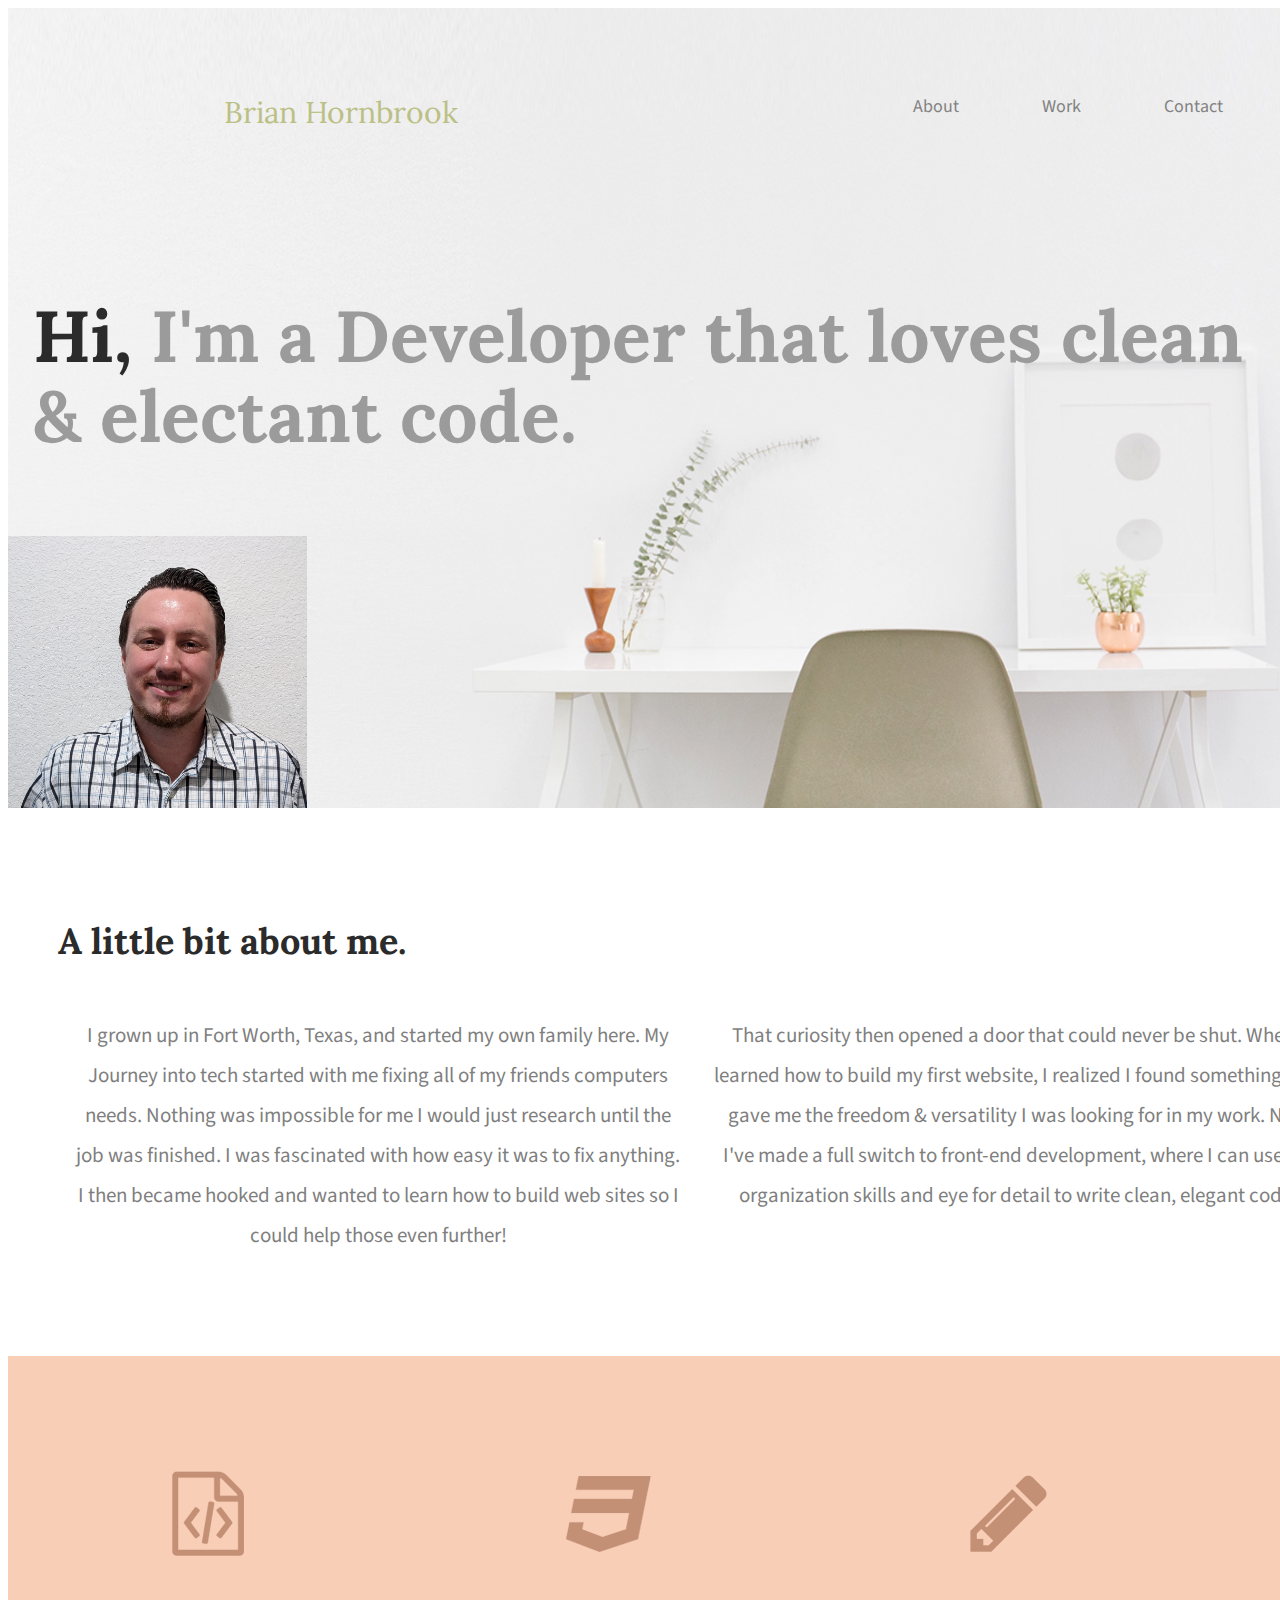
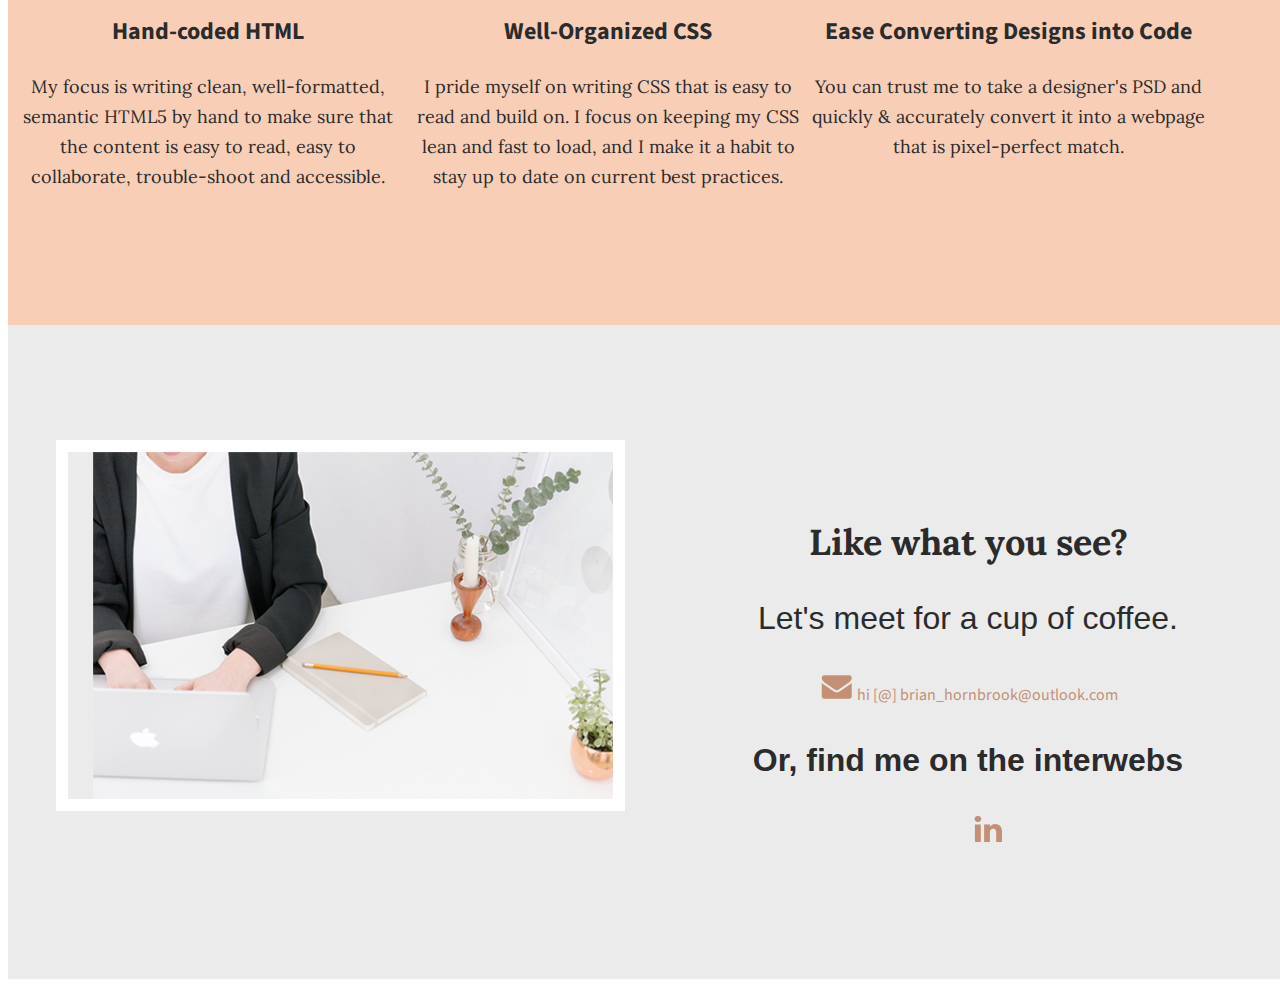
<file: index.html>
<!DOCTYPE html>
<html lang="en">

<head>
    <meta charset="UTF-8">
    <title>Brian Hornbrook | Portfolio</title>

    <!-- css -->
    <link rel="stylesheet" href="css/main.css">

    <!-- fonts -->
    <link href='https://fonts.googleapis.com/css?family=Source+Sans+Pro:400,700' rel='stylesheet' type='text/css'>
    <link href="https://fonts.googleapis.com/css?family=Lora:400,700" rel="stylesheet" type="text/css">
</head>

<body>
    <header>
        <div class="full-width">
            <div class="half-width">
                <h1>Brian Hornbrook</h1>
            </div>
            <div class="half-width">
                <nav>
                    <ul>
                        <li><a href="#about">About</a></li>
                        <li><a href="work/index.html">Work</a></li>
                        <li><a href="#contact">Contact</a></li>
                    </ul>
                </nav>
            </div>
        </div>
        <h2><span>Hi,</span> I'm a Developer that loves clean &amp; electant code.</h2>
        <img src="img/resume_pic.jpg" alt="resume">
    </header>
    <main>
        <section id="about">
            <div class="full-width">
                <h2>A little bit about me.</h2>
                <div class="half-width">
                    <p>I grown up in Fort Worth, Texas, and started my own family here. My Journey into tech started
                        with
                        me fixing all of my friends computers needs. Nothing was impossible for me I would just research
                        until
                        the job was finished. I was fascinated with how easy it was to fix anything. I then became
                        hooked and
                        wanted to learn how to build web sites so I could help those even further!</p>
                </div>
                <div class="half-width">
                    <p>That curiosity then opened a door that could never be shut. When I learned how to build my first
                        website, I realized I found something that gave me the freedom & versatility I was looking for
                        in my work. Now I've made a full switch to front-end development, where I can use my
                        organization skills and eye for detail to write clean, elegant code.</p>
                </div>
            </div>
        </section>
        <section id="work">
            <div class="full-width">
                <div class="third-width">
                    <img src="img/html-icon.png" alt="HTML icon">
                    <h3>Hand-coded HTML</h3>
                    <p>My focus is writing clean, well-formatted, semantic HTML5 by hand to make sure that the content
                        is easy to read, easy to collaborate, trouble-shoot and accessible.</p>
                </div>
                <div class="third-width">
                    <img src="img/css-icon.png" alt="CSS icon">
                    <h3>Well-Organized CSS</h3>
                    <p>I pride myself on writing CSS that is easy to read and build on. I focus on keeping my CSS lean
                        and fast to load, and I make it a habit to stay up to date on current best practices.</p>
                </div>
                <div class="third-width">
                    <img src="img/pencil-icon.png" alt="pencil icon">
                    <h3>Ease Converting Designs into Code</h3>
                    <p>You can trust me to take a designer's PSD and quickly & accurately convert it into a webpage that
                        is pixel-perfect match.</p>
                </div>
            </div>
        </section>
        <footer id="contact">
            <div class="full-width">
                <div class="half-width">
                    <img id="image" src="img/contact-image.png" alt="contact image">
                </div>
                <div id="contact-info" class="half-width">
                    <h2>Like what you see?</h2>
                    <h3>Let's meet for a cup of coffee.</h3>
                    <a href="mailto:brian_hornbrook@outlook.com">
                        <img src="img/envelope.png" alt="envelope icon">
                        <span>hi [@] brian_hornbrook@outlook.com</span>
                    </a>
                    <h3 id="social-media-title">Or, find me on the interwebs</h3>
                    <ul>
                        <li><a href="https://www.linkedin.com/in/brian-hornbrook-8a0b0047/" target="_BLANK">
                                <img src="img/linkedin.png" alt="linkedin icon">
                            </a>
                        </li>
                    </ul>
                </div>
            </div>
        </footer>
    </main>
</body>

</html>
</file>
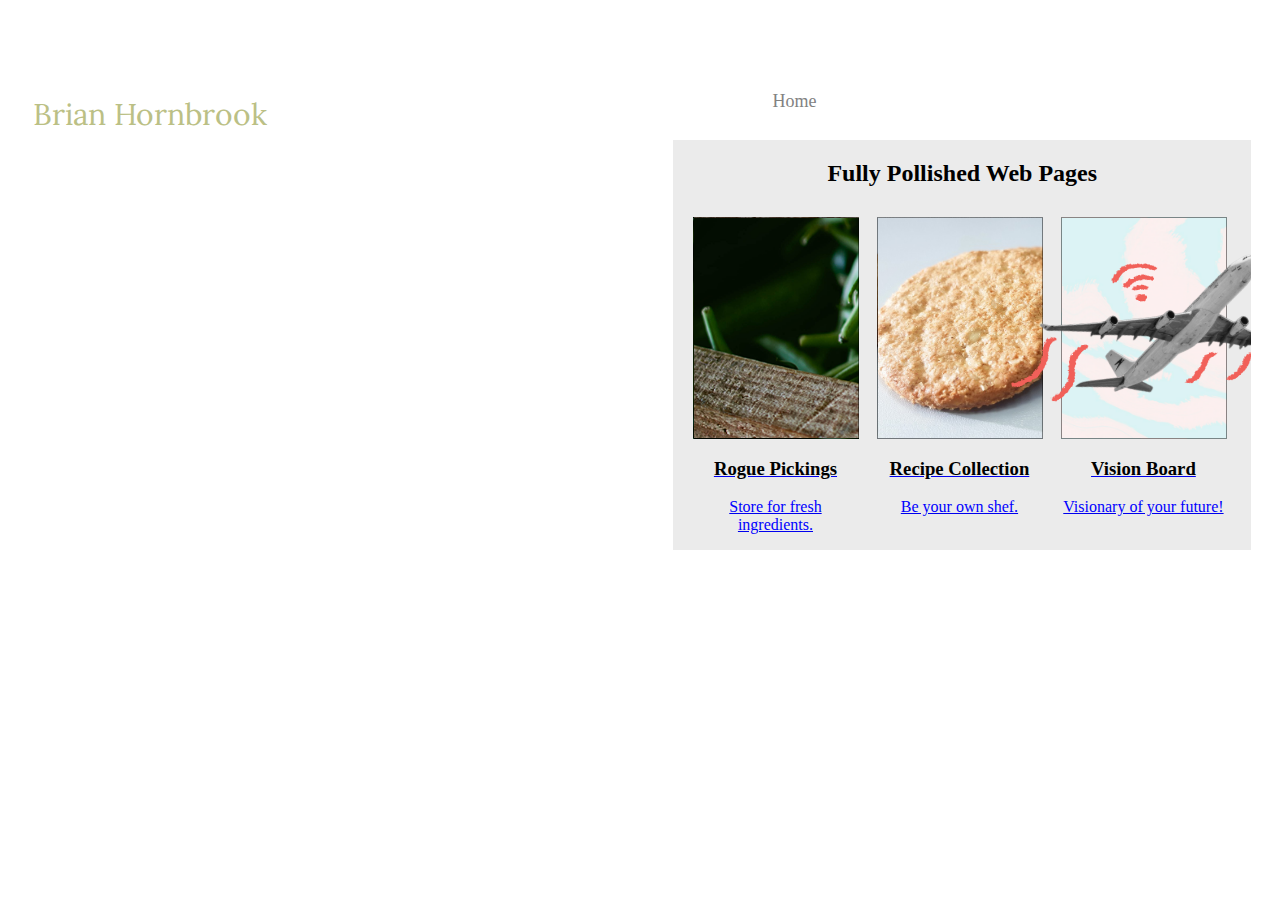
<file: work/index.html>
<!DOCTYPE html>
<html lang="en">

<head>
    <meta charset="UTF-8">
    <meta http-equiv="X-UA-Compatible" content="IE=edge">
    <meta name="viewport" content="width=device-width, initial-scale=1.0">
    <title>Brian Hornbrook | Portfolio</title>


    <!-- fonts -->
    <link href='https://fonts.googleapis.com/css?family=Source+Sans+Pro:400,700' rel='stylesheet' type='text/css'>
    <link href="https://fonts.googleapis.com/css?family=Lora:400,700" rel="stylesheet" type="text/css">

    <!-- boostrap -->
    <link rel="stylesheet" href="https://cdn.jsdelivr.net/npm/bootstrap@4.5.3/dist/css/bootstrap.min.css"
        integrity="sha384-TX8t27EcRE3e/ihU7zmQxVncDAy5uIKz4rEkgIXeMed4M0jlfIDPvg6uqKI2xXr2" crossorigin="anonymous">

    <!-- css -->
    <link rel="stylesheet" href="../css/work.css">
</head>

<body>
    <header>
        <div class="full-width">
            <div class="half-width">
                <h1>Brian Hornbrook</h1>
            </div>
            <div id="tab" class="half-width">
                <nav>
                    <ul>
                        <li><a href="../index.html">Home</a></li>
                    </ul>
                </nav>
            </div>
        </div>
    </header>
    <main>
        <section id="work">
            <!-- title -->
            <h2>Fully Pollished Web Pages</h2>

            <!-- rogue pickings -->
            <div class="third-width">
                <a href="roguepickings/index.html">
                    <div class="images" style="background-image: url(../img/roguepickings/hero_image.png);">
                    </div>
                    <h3>Rogue Pickings</h3>
                    <p>Store for fresh ingredients.</p>
                </a>
            </div>


            <!-- recipe collection -->
            <div class="third-width">
                <a href="recipecollection/index.html">
                    <div class="images"
                        style="background-image: url(../img/recipecollection/gluten-free-sugar-cookies.jpg);">
                    </div>
                    <h3>Recipe Collection</h3>
                    <p>Be your own shef.</p>
                </a>
            </div>


            <!-- vision board -->
            <div class="third-width">
                <a href="visionboard/index.html">
                    <div class="images" style="background-image: url(../img/visionboard/background.png);">
                        <img src="../img/visionboard/plane.png" alt="plane">
                    </div>
                    <h3>Vision Board</h3>
                    <p>Visionary of your future!</p>
                </a>
            </div>
        </section>
    </main>
</body>

</html>
</file>
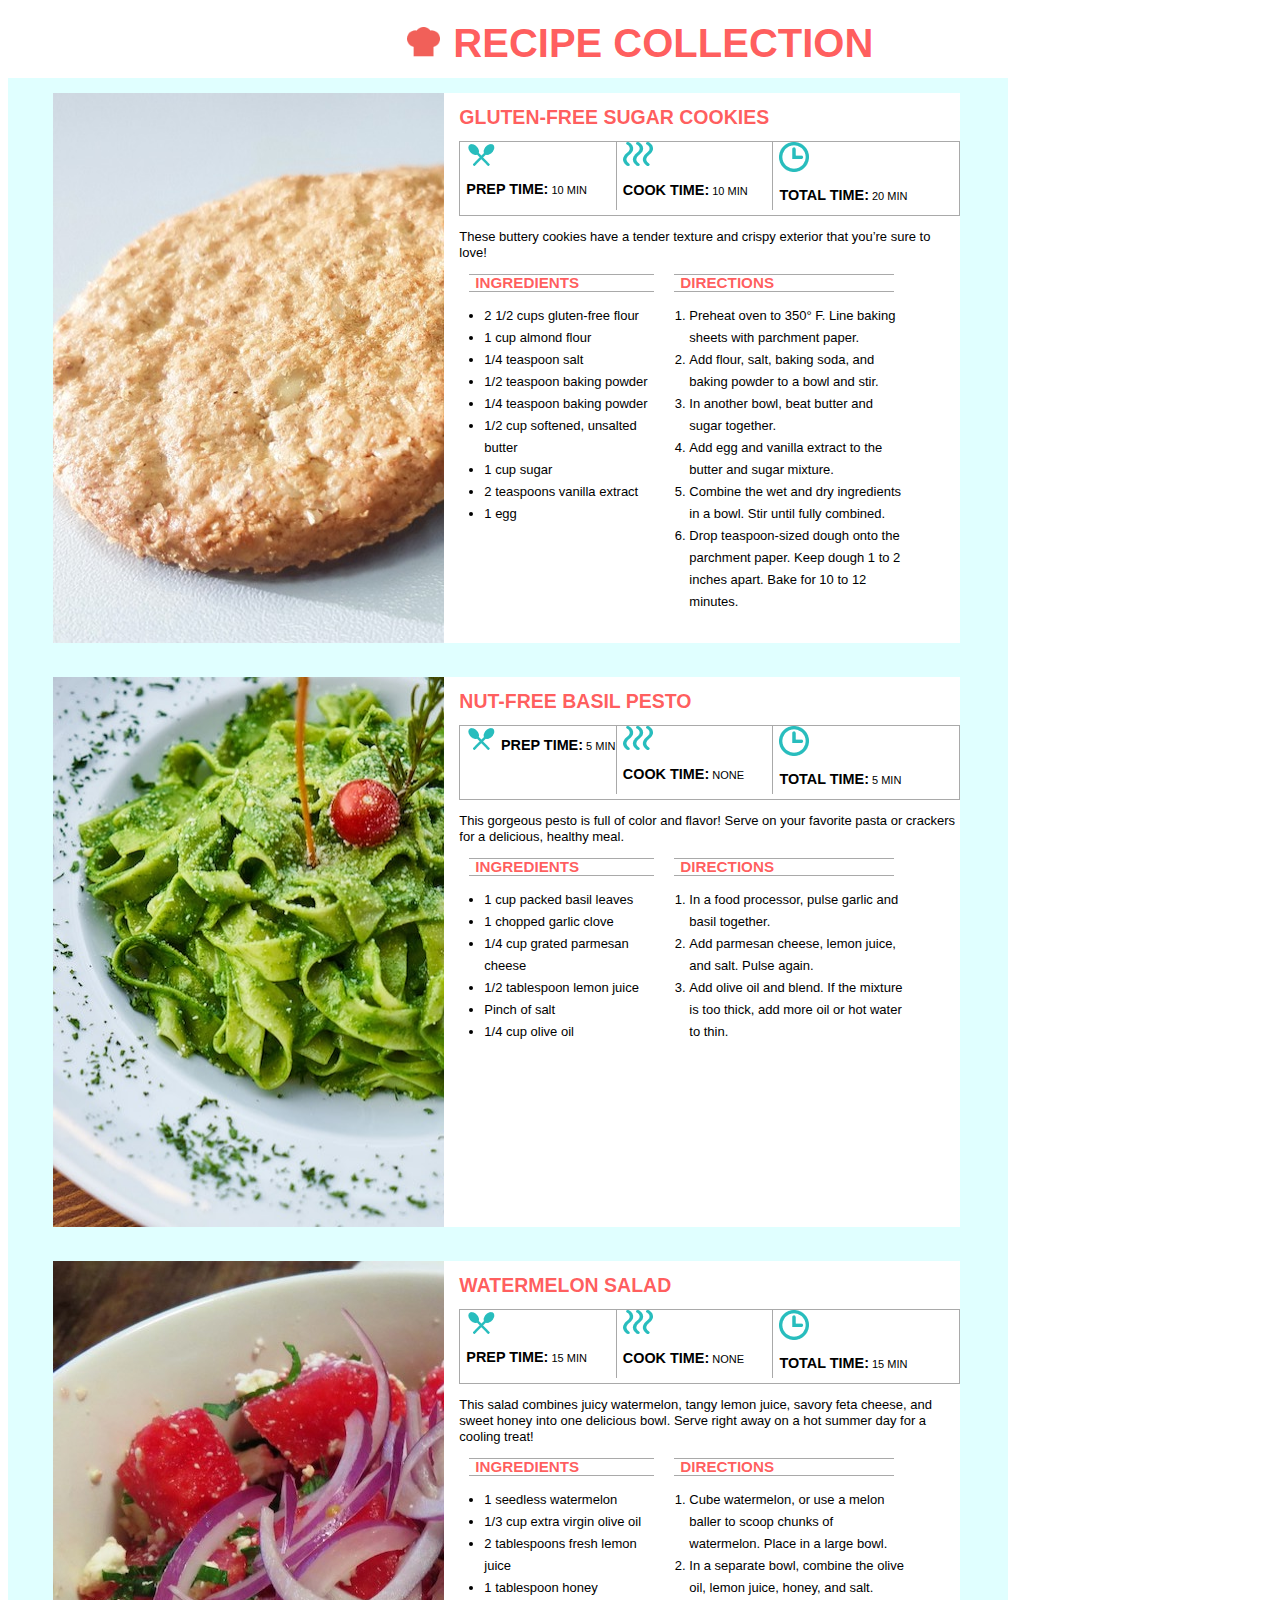
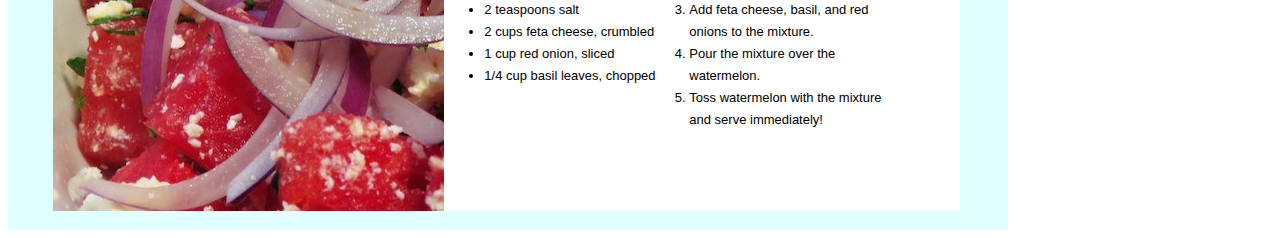
<file: work/recipecollection/index.html>
<!doctype html>
<html lang="en">

<head>
    <meta charset="utf-8">
    <title>Brian Hornbrook | Portfolio</title>
    <link href="https://fonts.googleapis.com/css?family=Montserrat:700%7COpen+Sans&display=swap" rel="stylesheet"
        type="text/css">

    <!-- css -->
    <!-- <link type="text/css" rel="stylesheet" href="../../css/roguepickings.css"> -->
    <link type="text/css" rel="stylesheet" href="../../css/recipecollection.css">
</head>

<body>
    <header>
        <img src="../../img/recipecollection/chef-hat.png" alt="chef hat">
        <h1 class="header-area">Recipe Collection</h1>
    </header>
    <main>

        <!-- cookies -->
        <article id="cookies" class="card">
            <div class="image">
                <img src="../../img/recipecollection/gluten-free-sugar-cookies.jpg" alt="gluten free sugar cookies">
            </div>
            <div class="recipe">
                <h2>Gluten-Free Sugar Cookies</h2>
                <div class="time">
                    <div class="prep">
                        <img class="spoons" alt="prep time">
                        <p class="time-details"><strong>Prep Time:</strong> 10 Min</p>
                    </div>
                    <div class="cook">
                        <img class="steam" alt="cook time">
                        <p class="time-details"><strong>Cook Time:</strong> 10 Min</p>
                    </div>
                    <div class="total">
                        <img class="clock" alt="total time">
                        <p class="time-details"><strong>Total Time:</strong> 20 Min</p>
                    </div>
                </div>
                <p class="description">These buttery cookies have a tender texture and crispy exterior that you’re
                    sure to love!</p>
                <div class="columns">
                    <section class="ingredients instructions">
                        <h3>Ingredients</h3>
                        <ul>
                            <li>2 1/2 cups gluten-free flour</li>
                            <li>1 cup almond flour</li>
                            <li>1/4 teaspoon salt</li>
                            <li>1/2 teaspoon baking powder</li>
                            <li>1/4 teaspoon baking powder</li>
                            <li>1/2 cup softened, unsalted butter</li>
                            <li>1 cup sugar</li>
                            <li>2 teaspoons vanilla extract</li>
                            <li>1 egg</li>
                        </ul>
                    </section>
                    <section class="directions instructions">
                        <h3>Directions</h3>
                        <ol>
                            <li>Preheat oven to 350&deg; F. Line baking sheets with parchment paper.</li>
                            <li>Add flour, salt, baking soda, and baking powder to a bowl and stir.</li>
                            <li>In another bowl, beat butter and sugar together.</li>
                            <li>Add egg and vanilla extract to the butter and sugar mixture.</li>
                            <li>Combine the wet and dry ingredients in a bowl. Stir until fully combined.</li>
                            <li>Drop teaspoon-sized dough onto the parchment paper. Keep dough 1 to 2 inches apart.
                                Bake for 10 to 12 minutes.</li>
                        </ol>
                    </section>
                </div>
            </div>
        </article>


        <!-- pesto -->
        <article id="pesto" class="card">
            <div class="image">
                <img src="../../img/recipecollection/nut-free-pesto.jpg" alt="nut free pesto">
            </div>
            <div class="recipe">
                <h2>Nut-Free Basil Pesto</h2>
                <div class="time">
                    <div class="prep">
                        <img class="spoons" alt="prep time">
                        <p class="time-details"><strong>Prep Time:</strong> 5 Min</p>
                    </div>
                    <div class="cook">
                        <img class="steam" alt="cook time">
                        <p class="time-details"><strong>Cook Time:</strong> None</p>
                    </div>
                    <div class="total">
                        <img class="clock" alt="total time">
                        <p class="time-details"><strong>Total Time:</strong> 5 Min</p>
                    </div>
                </div>
                <p class="description">This gorgeous pesto is full of color and flavor! Serve on your favorite pasta
                    or crackers for a delicious, healthy meal.</p>
                <div class="columns">
                    <section class="ingredients">
                        <h3>Ingredients</h3>
                        <ul>
                            <li>1 cup packed basil leaves</li>
                            <li>1 chopped garlic clove</li>
                            <li>1/4 cup grated parmesan cheese</li>
                            <li>1/2 tablespoon lemon juice</li>
                            <li>Pinch of salt</li>
                            <li>1/4 cup olive oil</li>
                        </ul>
                    </section>
                    <section class="directions">
                        <h3>Directions</h3>
                        <ol>
                            <li>In a food processor, pulse garlic and basil together.</li>
                            <li>Add parmesan cheese, lemon juice, and salt. Pulse again.</li>
                            <li>Add olive oil and blend. If the mixture is too thick, add more oil or hot water to
                                thin.</li>
                        </ol>
                    </section>
                </div>
            </div>
        </article>


        <!-- salad -->
        <article id="salad" class="card">
            <div class="image">
                <img src="../../img/recipecollection/watermelon-salad.jpg" alt="watermelon salad">
            </div>
            <div class="recipe">
                <h2>Watermelon Salad</h2>
                <div class="time">
                    <div class="prep">
                        <img class="spoons" alt="prep time">
                        <p class="time-details"><strong>Prep Time:</strong> 15 Min</p>
                    </div>
                    <div class="cook">
                        <img class="steam" alt="cook time">
                        <p class="time-details"><strong>Cook Time:</strong> None</p>
                    </div>
                    <div class="total">
                        <img class="clock" alt="total time">
                        <p class="time-details"><strong>Total Time:</strong> 15 Min</p>
                    </div>
                </div>
                <p class="description">This salad combines juicy watermelon, tangy lemon juice, savory feta cheese,
                    and sweet honey into one delicious bowl. Serve right away on a hot summer day for a cooling
                    treat!</p>
                <div class="columns">
                    <section class="ingredients">
                        <h3>Ingredients</h3>
                        <ul>
                            <li>1 seedless watermelon</li>
                            <li>1/3 cup extra virgin olive oil</li>
                            <li>2 tablespoons fresh lemon juice</li>
                            <li>1 tablespoon honey</li>
                            <li>2 teaspoons salt</li>
                            <li>2 cups feta cheese, crumbled</li>
                            <li>1 cup red onion, sliced</li>
                            <li>1/4 cup basil leaves, chopped</li>
                        </ul>
                    </section>
                    <section class="directions">
                        <h3>Directions</h3>
                        <ol>
                            <li>Cube watermelon, or use a melon baller to scoop chunks of watermelon. Place in a
                                large bowl.</li>
                            <li>In a separate bowl, combine the olive oil, lemon juice, honey, and salt.</li>
                            <li>Add feta cheese, basil, and red onions to the mixture.</li>
                            <li>Pour the mixture over the watermelon.</li>
                            <li>Toss watermelon with the mixture and serve immediately!</li>
                        </ol>
                    </section>
                </div>
            </div>
        </article>
    </main>
</body>

</html>
</file>
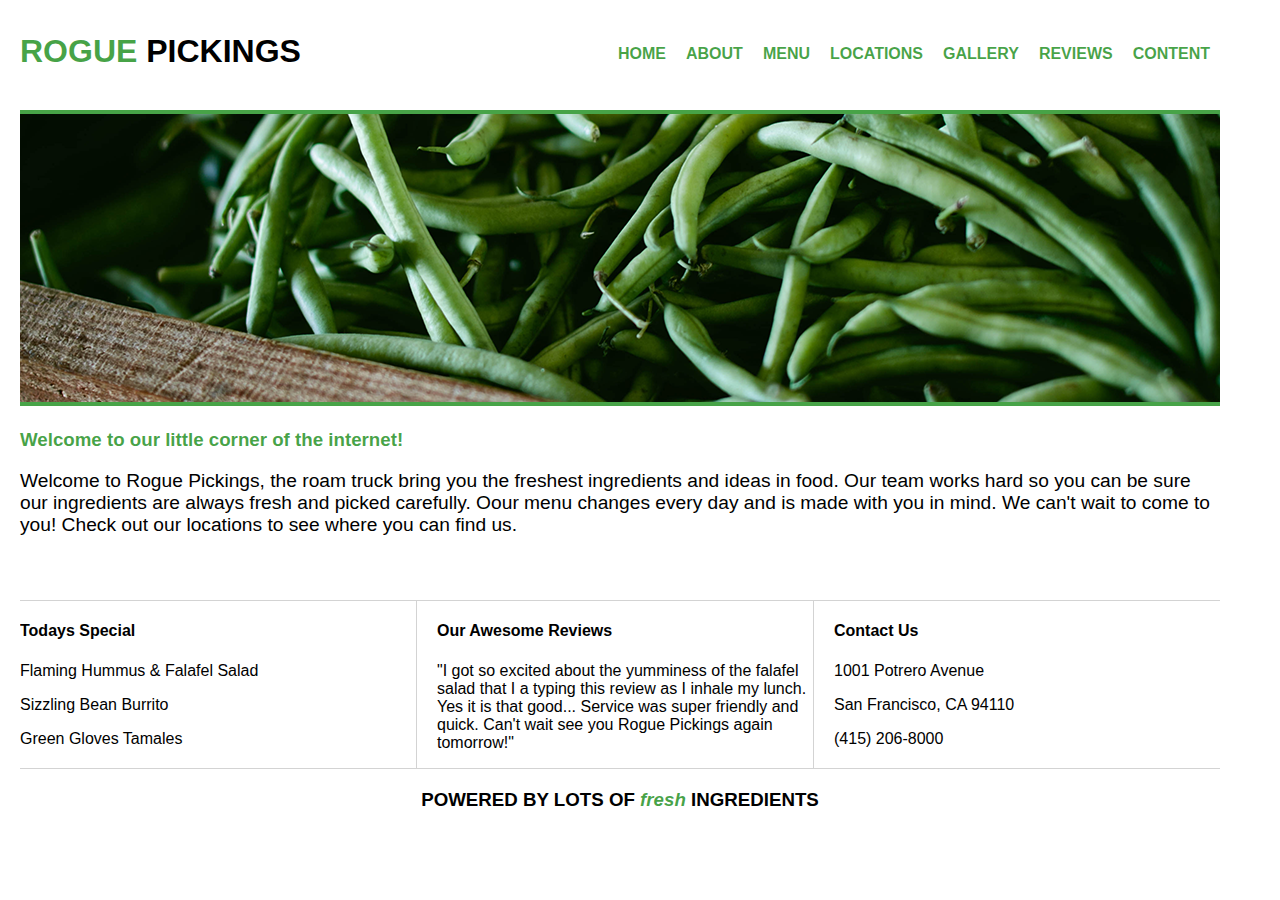
<file: work/roguepickings/index.html>
<!doctype html>
<html lang="en">

<head>
    <title>Brian Hornbrook | Portfolio</title>
    <link type="text/css" rel="stylesheet" href="../../css/roguepickings.css">
</head>

<body>
    <header>
        <div full-width>
            <div id="name">
                <h1 class="title"><span class="color">Rogue</span> Pickings</h1>
            </div>
            <div id="tabs" class=" title color">
                <a href="">Content</a>
                <a href="">Reviews</a>
                <a href="">Gallery</a>
                <a href="">Locations</a>
                <a href="">Menu</a>
                <a href="">About</a>
                <a href="../../index.html">Home</a>
            </div>
        </div>

    </header>
    <main>
        <section id="about">
            <img src="../../img/roguepickings/hero_image.png" alt="hero image">
            <h3>Welcome to our little corner of the internet!</h3>
            <p>Welcome to Rogue Pickings, the roam truck bring you the freshest ingredients and
                ideas in food. Our team works hard so you can be sure our ingredients are always
                fresh and picked carefully. Oour menu changes every day and is made with you in
                mind. We can't wait to come to you! Check out our locations to see where you can
                find us.
            </p>
        </section>
        <section id="content">
            <div class="third-width">
                <h4>Todays Special</h4>
                <p>Flaming Hummus & Falafel Salad</p>
                <p>Sizzling Bean Burrito</p>
                <p>Green Gloves Tamales</p>
            </div>
            <div id="content-middle" class="third-width">
                <div class="spacing">
                    <h4>Our Awesome Reviews</h4>
                    <p>"I got so excited about the yumminess of the falafel salad that I a typing
                        this review as I inhale my lunch. Yes it is that good... Service was super
                        friendly and quick. Can't wait see you Rogue Pickings again tomorrow!"</p>
                </div>
            </div>
            <div class="third-width">
                <div class="spacing">
                    <h4>Contact Us</h4>
                    <p>1001 Potrero Avenue</p>
                    <p>San Francisco, CA 94110</p>
                    <p>(415) 206-8000</p>
                </div>

            </div>
        </section>
        <footer>
            <h3>powered by lots of <span>fresh</span> ingredients</h3>
        </footer>
    </main>

</body>

</html>
</file>
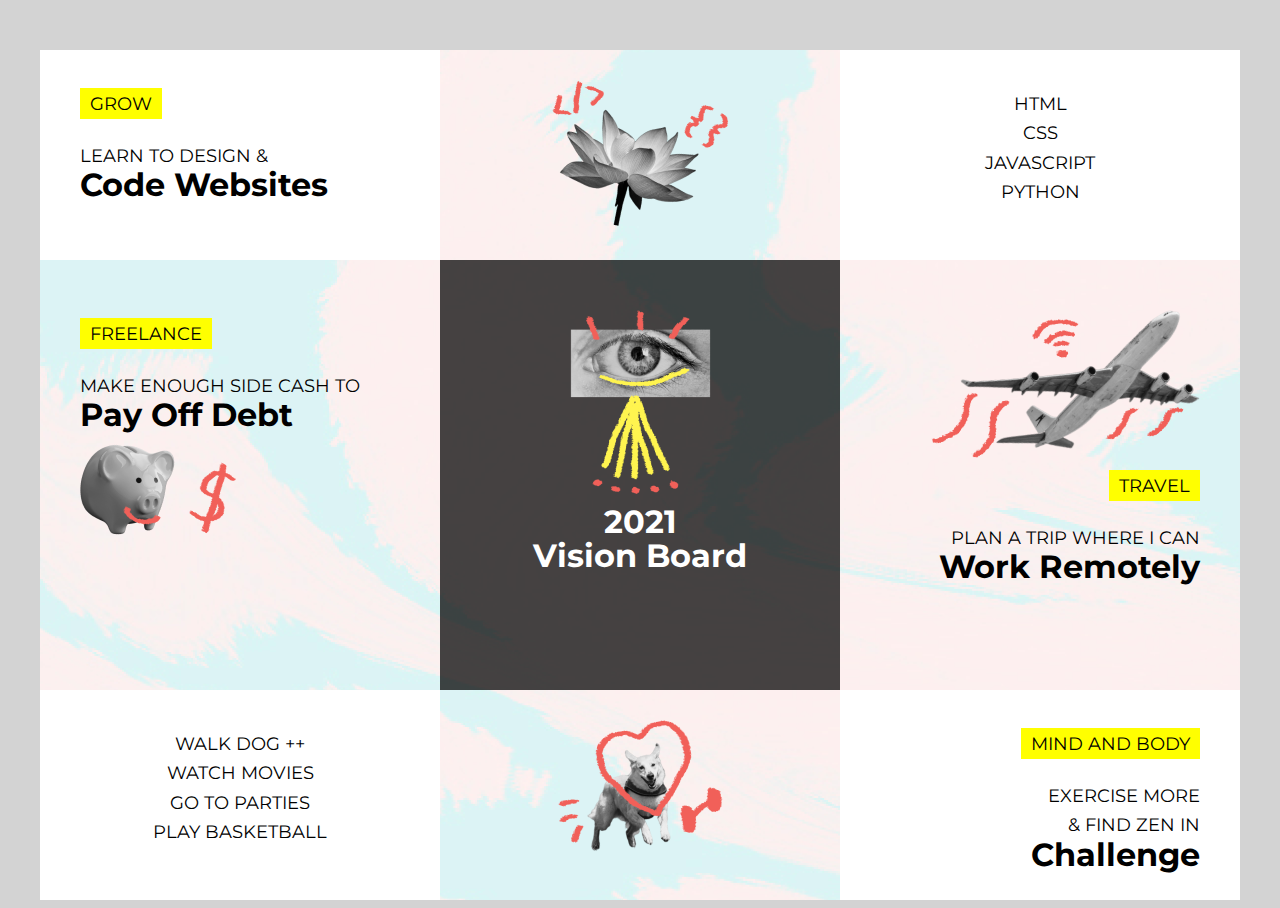
<file: work/visionboard/index.html>
<!doctype html>
<html lang="en">

<head>
	<meta charset="utf-8">
    <title>Brian Hornbrook | Portfolio</title>

	<!-- css -->
	<link type="text/css" rel="stylesheet" href="../../css/visionboard.css">

	<!-- Roboto font -->
	<link type="text/css" rel="preconnect" href="https://fonts.googleapis.com">
	<link type="text/css" rel="preconnect" href="https://fonts.gstatic.com" crossorigin>
	<link type="text/css" href="https://fonts.googleapis.com/css2?family=Roboto:ital,wght@0,500;1,300&display=swap"
		rel="stylesheet">

	<!-- Montserrat -->
	<link type="text/css" href="https://fonts.googleapis.com/css?family=Montserrat:700%7CPermanent+Marker&display=swap"
		rel="stylesheet">

</head>

<body>
	<div id="vision-board">

		<!-- column 1 -->
		<div class="block small-block light-bg">
			<p class="space"><span>Grow</span></p>
			<p>Learn to Design &</p>
			<p><strong>Code Websites</strong></p>
		</div>

		<div class="block small-block center">
			<img src="../../img/visionboard/flower.png" alt="flower">
		</div>

		<div class="block small-block center light-bg">
			<p>HTML</p>
			<p>CSS</p>
			<p>JavaScript</p>
			<p>Python</p>
		</div>

		<!-- column 2 -->
		<div class="block large-block">
			<p class="space"><span>Freelance</span></p>
			<p>make enough side cash to</p>
			<p><strong>Pay off debt</strong></p>
			<img src="../../img/visionboard/piggy.png" alt="piggy">
		</div>

		<div class="block large-block center dark-bg">
			<img src="../../img/visionboard/eye.png" alt="eye">
			<p><strong>2021</strong></p>
			<p><strong>Vision Board</strong></p>
		</div>

		<div class="block large-block right">
			<img src="../../img/visionboard/plane.png" alt="plane">
			<p class="space"><span>Travel</span></p>
			<p>plan a trip where I can</p>
			<p><strong>Work remotely</strong></p>
		</div>

		<!-- column 3 -->
		<div class="block small-block center light-bg">
			<p>Walk dog ++</p>
			<p>Watch Movies</p>
			<p>Go to parties</p>
			<p>Play Basketball</p>
		</div>

		<div class="block small-block center">
			<img src="../../img/visionboard/doggy.png" alt="doggy">
		</div>

		<div class="block small-block right light-bg">
			<p class="space"><span>Mind and Body</span></p>
			<p>Exercise More</p>
			<p>& Find Zen in</p>
			<p><strong>Challenge</strong></p>
		</div>
	</div>
</body>

</html>
</file>
<file: css/main.css>
/***** BASE STYLES  *****/
body {
    font-family: 'Source Sans Pro', sans-serif;
    color: #2b2b2b;
    min-width: 100%;
}


/***** GRID *****/
.full-width {
    width: 100%;
    margin: 0 auto;
    overflow: auto;
}

.half-width {
    width: 50%;
    float: left;
    text-align: center;
}

.third-width {
    width: 400px;
    float: left;
}


/***** header *****/
header img {
    width: 299px;
}


/***** ABOUT *****/
#about .full-width {
    padding: 80px 0;
    padding-left: 50px;
}

#about h2 {
    font-family: 'Lora';
    font-size: 36px;
}

#about p {
    color: #7f7f7f;
    font-size: 21px;
    line-height: 40px;
    padding: 0 15px;
}


/***** WORK *****/
#work .full-width {
    padding: 115px 0;
    background-color: #f9ceb7;
    text-align: center;
}

#work img {
    padding-bottom: 30px;
}

#work h3 {
    font-size: 24px;
    line-height: 32px;
}

#work p {
    font-family: 'Lora';
    font-size: 18px;
    line-height: 30px;
}


/***** CONTACT *****/
#contact .full-width {
    background-color: #ebebeb;
    color: #2b2b2b;
    padding: 115px 0;
}

#contact #image {
    padding-left: 25px;
    border: 12px solid #ffffff;
    margin-left: 25px;
}

#contact span {
    color: #c49075;
    margin-bottom: 50px;
}

#contact-info {
    padding-top: 50px;
}

#contact h2 {
    font-family: 'Lora';
    font-size: 36px;
    line-height: 44px;
}

#contact h3 {
    font-family: sans-serif;
    font-weight: 300;
    font-size: 32px;
    line-height: 44px;
}

#contact #social-media-title {
    font-weight: bold;
}

#contact li {
    color: #ebebeb;
}

#contact a {
    text-decoration-color: #ebebeb;
    color: #c49075;
}


/***** HEADER *****/
header {
    height: 800px;
    width: 100%;
    background: url(../img/full-background.png);
}

header h1 {
    padding: 65px 0 65px 25px;
}

nav {
    float: right;
    padding: 70px 25px;
}

nav ul li {
    display: inline-block;
}

nav ul li a {
    padding: 0 40px;
    color: #828282;
    font-size: 18px;
    text-decoration: none;
}

header h1 {
    font-family: 'Lora';
    font-weight: normal;
    color: #bbc085;
    font-size: 30px;
}

header h2 {
    font-family: 'Lora';
    font-size: 72px;
    float: left;
    clear: both;
    padding: 20px 0 20px 25px;
    color: #9b9b9b;
    line-height: 80px;
}

header h2 span {
    color: #2b2b2b;
}
</file>
<file: css/work.css>
body {
    margin-top: 10px;
    min-width: 800px;
}

.full-width {
    min-width: 700px;
}

.half-width {
    width: 50%;
    float: left;
}


/***** header *****/
header {
    padding: 65px 0 65px 25px;
}

nav ul li {
    display: inline-block;
    padding-right: 25px;
}

nav ul li a {
    padding-left: 80px;
    color: #828282;
    font-size: 18px;
    text-decoration: none;
}

header h1 {
    font-family: 'Lora';
    font-weight: normal;
    color: #bbc085;
    font-size: 30px;
}

header h2 {
    font-family: 'Lora';
    font-size: 72px;
    float: left;
    clear: both;
    padding: 20px 0 20px 25px;
    color: #9b9b9b;
    line-height: 80px;
}

header h2 span {
    color: #2b2b2b;
}


/***** work *****/
main {
    display: flex;
    justify-content: center;
}

#work {
    width: 90%;
    overflow: auto;
    text-align: center;
    float: left;
    padding: 0 10px;
    margin: 0 20px;
    background-color: #80808029;
}

#work .third-width {
    width: 33%;
    float: left;
    box-sizing: border-box;
    padding: 0 10px;
    text-align: center;
}



/***** polished webpages *****/
#work h2 {
    margin-bottom: 30px;
}

#work a:hover {
    text-decoration: none;
}

#work .images {
    width: 100%;
    height: 220px;
    background-size: cover;
    border: 1px solid rgba(0, 0, 0, 0.452);
    display: flex;
    align-items: center;
    justify-content: center;
}

#work h3 {
    text-align: center;
    color: black;
    text-decoration: none;
}

#work p {
    color: blue;
}
</file>
<file: css/roguepickings.css>
body {
    margin: 0 20px;
    font-family: sans-serif;
    max-width: 1200px;
}

.title {
    text-transform: uppercase;
    font-weight: bold;
}

.full-width {
    width: 100%;
}

.half-width {
    width: 50%;
    float: left;
}

.third-width {
    width: 33%;
    float: left;
}

/***** header *****/
header {
    height: 110px;
    border-bottom: 4px solid #008000b8;
}

#name {
    float: left;
}

#tabs {
    float: right;
}

header h1 {
    margin-top: 33px;
}

header h1 span {
    color: #008000b8;
}

header a {
    margin: 45px 10px 0 10px;
    float: right;
    text-decoration: none;
    color: #008000b8;
    text-transform: uppercase;
}

/***** main *****/
main {
    clear: both;
}

/***** about *****/
#about {
    height: 466px;
}

img {
    border-bottom: 4px solid #008000b8;
}

#about h3 {
    color: #008000b8;
}

#about p {
    font-size: 1.2rem;
}

/***** content *****/
#content {
    margin-top: 20px;
    overflow: auto;
    border-top: 1px solid #0c0b0b2e;
    border-bottom: 1px solid #0c0b0b2e;
}

#content-middle {
    border-right: 1px solid #0c0b0b2e;
    border-left: 1px solid #0c0b0b2e;
}

.spacing {
    padding-left: 20px;
}

/***** footer *****/
footer {
    margin-top: 20px;
}

footer h3 {
    text-align: center;
    text-transform: uppercase;
}

footer span {
    font-style: italic;
    color: #008000b8;
    text-transform: none;
}
</file>
<file: css/recipecollection.css>
body {
    font-family: sans-serif;
    line-height: 16px;
    font-size: small;
}


/***** header *****/
header {
    background-color: white;
    text-align: center;
}

.header-area {
    display: inline-block;
}

header img {
    height: 30px;
    margin-right: 10px;
}

header h1 {
    color: #ff0000a6;
    text-transform: uppercase;
    font-size: 40px;
    font-weight: bold;
}


/***** main *****/
main {
    width: 1000px;
    background-color: lightcyan;
}


/***** recipe cards *****/
.card {
    padding: 15px 45px;
    overflow: auto;
}


/***** image *****/
.image {
    float: left;
    width: 43%;
}

.image img {
    width: 500px;
    height: 550px;
}


/***** reciple *****/
.recipe {
    float: left;
    width: 55%;
    height: 550px;
    padding-left: 15px;
    background-color: white;
}

.recipe h2 {
    color: #ff0000a6;
    font-weight: bold;
    text-transform: uppercase;
}


/***** time *****/
.time {
    border: 1px solid darkgrey;
    overflow: auto;
}

.time div {
    float: left;
    padding-left: 6px;
    width: 30%;
    text-transform: uppercase;
}

.time .cook {
    border-left: 1px solid darkgrey;
    border-right: 1px solid darkgrey;

}

.time img {
    width: 15px;
    height: auto;
}

.time .spoons {
    content: url(../img/recipecollection/spoons.png);
}

.time .steam {
    content: url(../img/recipecollection/steam.png);
}

.time .clock {
    content: url(../img/recipecollection/clock.png);
}

.time-details {
    display: inline-block;
    font-size: 11px;
}

.time strong {
    font-size: 0.9rem;
}

.time li {
    font-size: xx-small;
}


/***** colums *****/
.columns {
    overflow: auto;
}

.directions {
    float: left;
    width: 240px;
}

.ingredients {
    float: left;
    width: 205px;
}

.recipe h3 {
    margin: 0 10px;
    padding-left: 6px;
    border-top: 1px solid darkgrey;
    border-bottom: 1px solid darkgrey;
    font-weight: bold;
    text-transform: uppercase;
    color: #ff0000a6;
}

ul {
    padding-left: 25px;
    line-height: 22px;
}

ol {
    padding-left: 25px;
    line-height: 22px;
}
</file>
<file: css/visionboard.css>
body {
    background-color: lightgrey;
    display: flex;
    align-items: center;
    justify-content: center;
    font-size: 1.1rem;
    margin-top: 50px;
}


/***** grid *****/
#vision-board {
    width: 1200px;
    min-width: 1200px;
    height: 850px;
    background-image: url(../img/visionboard/background.png);
    font-family: 'Montserrat';
    text-transform: uppercase;
}

.block {
    float: left;
    width: 400px;
    box-sizing: border-box;
    padding: 0 40px;
}


/***** sizes *****/
.large-block {
    height: 430px;
    padding-top: 50px;
}

.small-block {
    height: 210px;
    padding-top: 30px;
}


/***** alignment *****/
.center {
    text-align: center;
}

.right {
    text-align: right;
}


/***** backgrounds *****/
.light-bg {
    background-color: white;
}

.dark-bg {
    background-color: #000000ba;
    color: white;
}

/***** content *****/
p {
    line-height: 12px;
}

span {
    background-color: yellow;
    padding: 5px 10px;
}

.space {
    margin-bottom: 40px;
}

strong {
    font-size: 2.0rem;
    font-weight: bolder;
    text-transform: capitalize;
}
</file>
